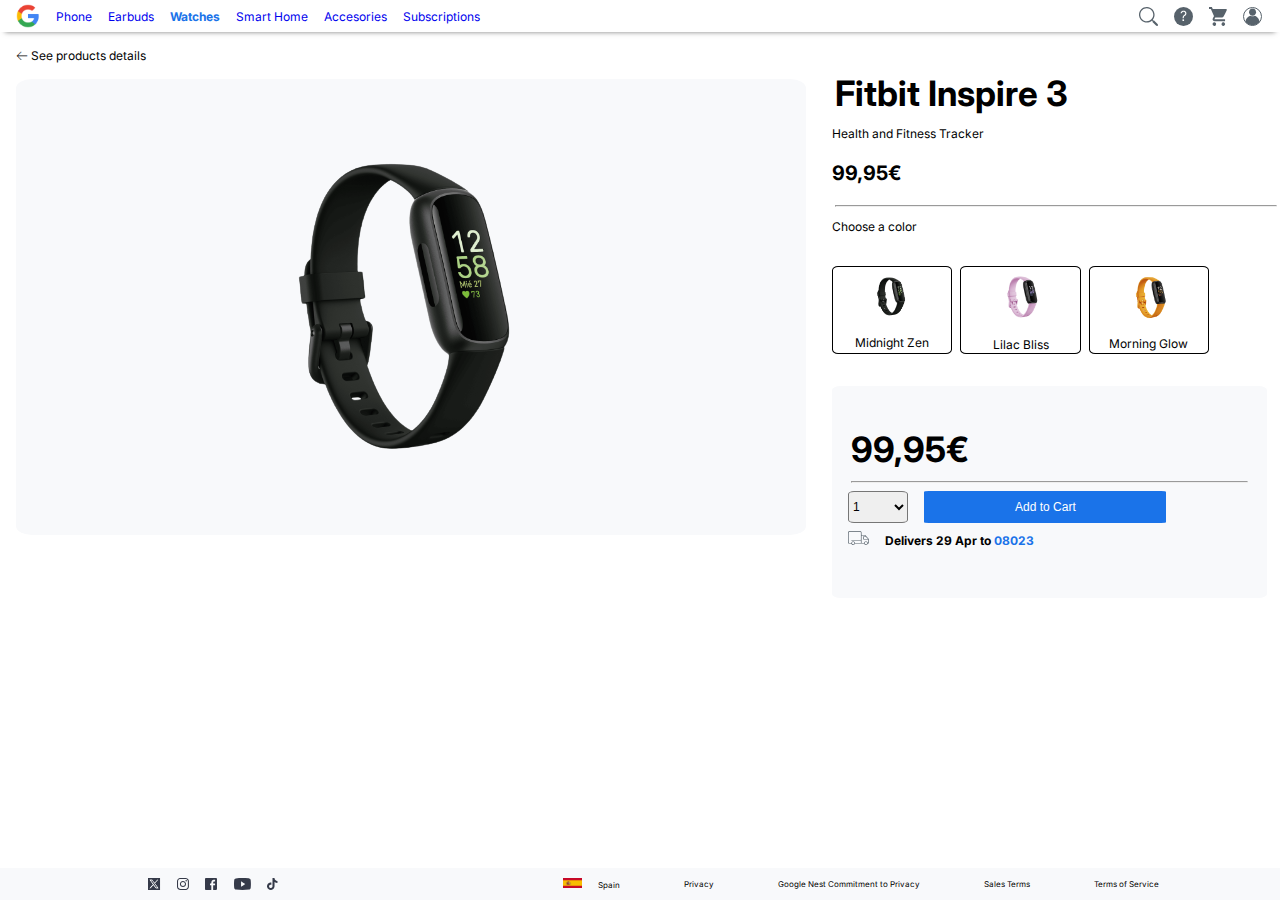
<file: index.html>
<!DOCTYPE html>
<html lang="en">

<head>
  <meta charset="UTF-8" />
  <meta name="viewport" content="width=device-width, initial-scale=1.0" />
  <link rel="icon" href="favicon.ico" type="image/x-icon">
  <link rel="preconnect" href="https://fonts.googleapis.com">
  <link rel="preconnect" href="https://fonts.gstatic.com" crossorigin>
  <link href="https://fonts.googleapis.com/css2?family=Inter:wght@100..900&display=swap" rel="stylesheet">
  <link rel="stylesheet" href="smartwatch.css">
  <title>Google Store</title>
</head>

<body>
  <header class="header text">
    <nav class="navbar-container">
      <div class="hamburger">☰</div>
      <div class="navbar">
        <img class="logo" src="./images/google-logo.png" alt="google" />
        <a href="#">Phone</a>
        <a href="earbuds.html">Earbuds</a>
        <a class="active" href="smartwatch.html">Watches</a>
        <a href="#">Smart Home</a>
        <a href="#">Accesories</a>
        <a href="#">Subscriptions</a>
      </div>
      <div class="icons">
        <img src="./icons/Search.svg">
        <img src="./icons/Help.svg">
        <img src="./icons/Cart.svg">
        <img src="./icons/Avatar.svg">
      </div>
    </nav>
  </header>
  <main>
    <section class="product">
      <p class="text"> 🡠 See products details</p>
      <div class="main-img">
        <img src="./images/smartwatch/smartwatch_black.png" alt="smartwatch_black">
      </div>
    </section>
    <section class="product-details">
      <div class="product-detail">
        <p class="titles bold">Fitbit Inspire 3</p>
        <p class="text">Health and Fitness Tracker</p>
        <p class="subtitles bold">99,95€</p>
        <hr>
      </div>
      <p class="text choose-color">Choose a color</p>
      <div class="choose-product">
        <div class="detail-container">
          <div class="smartwatch-box">
            <div class="image-container">
              <img class="small-img" src="./images/smartwatch/smartwatch_black.png" alt="smartwatch_black">
              <p class="text">Midnight Zen</p>
            </div>
          </div>
          <div class="smartwatch-box">
            <div class="image-container">
              <img class="small-img" src="./images/smartwatch/smartwatch_pink.png" alt="smartwatch_pink">
              <p class="text">Lilac Bliss</p>
            </div>
          </div>
          <div class="smartwatch-box">
            <div class="image-container">
              <img class="small-img" src="./images/smartwatch/smartwatch_yellow.png" alt="smartwatch_yellow">
              <p class="text">Morning Glow</p>
            </div>
          </div>
        </div>
        <div class="buy">
          <p class="titles bold">99,95€</p>
          <hr>
          <div class="option-container">
            <select name="select" class="text">
              <option value="value1" selected> 1</option>
              <option value="value2"> 2</option>
              <option value="value3"> 3</option>
            </select>
            <button type="submit" class="text-bold">Add to Cart</button>
          </div>
          <p class="delivery text-bold bold"><img src="./icons/Delivery.svg" alt="delivery">Delivers 29
            Apr to <span>08023</span></p>
        </div>
      </div>
    </section>
  </main>
  <footer>
    <div class="social-media">
      <img src="./icons/SM-x.svg" alt="twitter">
      <img src="./icons/SM-instagram.svg" alt="instagram">
      <img src="./icons/SM-facebook.svg" alt="facebook">
      <img src="./icons/SM-youtube.svg" alt="youtube">
      <img src="./icons/SM-tiktok.svg" alt="tiktok">
    </div>
    <div class="footer-text">
      <p><img class="flag" src="./icons/Spain.svg" alt="spain_flag">Spain</p>
      <p>Privacy</p>
      <p>Google Nest Commitment to Privacy</p>
      <p>Sales Terms</p>
      <p>Terms of Service</p>
    </div>
  </footer>
</body>

</html>
</file>
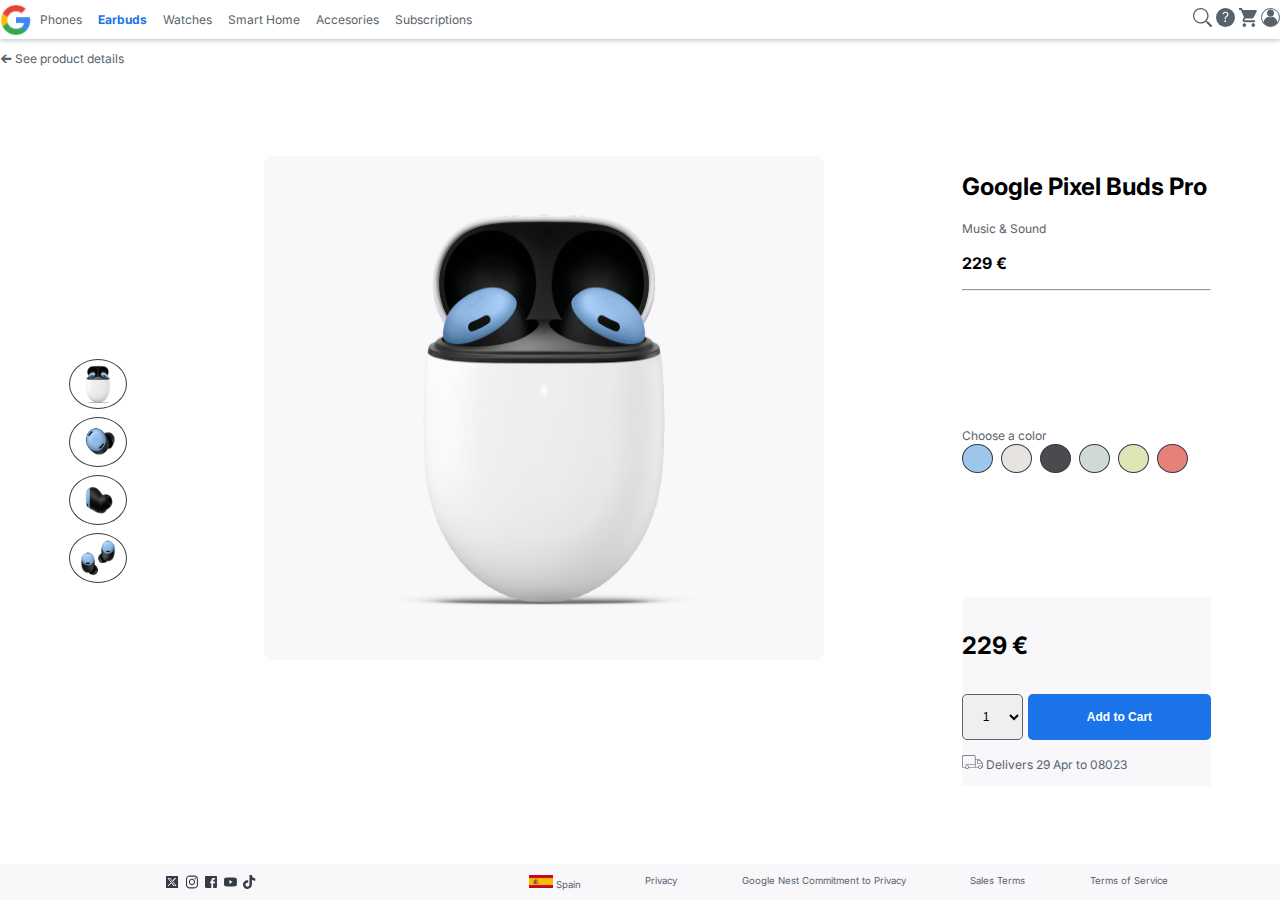
<file: earbuds.html>
<!DOCTYPE html>
<html lang="en">
  <head>
    <meta charset="UTF-8" />
    <meta name="viewport" content="width=device-width, initial-scale=1.0" />
    <title>Document</title>
    <link rel="stylesheet" href="./earbuds.css" />
  </head>
  <body>
    <header>
      <nav id="navbar" class="nav">
        <div class="nav-left">
          <img class="logo" src="./images/google-logo.png" alt="Google" />
          <ul class="nav-list">
            <li>Phones</li>
            <li class="active-item">Earbuds</li>
            <li><a class="smartwatch" href="./index.html">Watches</a></li>
            <li>Smart Home</li>
            <li>Accesories</li>
            <li>Subscriptions</li>
          </ul>
        </div>
        <div class="nav-icons">
          <img src="./icons/Search.svg" alt="Search" />
          <img src="./icons/Help.svg" alt="Help" />
          <img src="./icons/Cart.svg" alt="Cart" />
          <img src="./icons/Avatar.svg" alt="Avatar" />
        </div>
      </nav>
      <div class="header-bottom">
        <p class="details">🡨 See product details</p>
      </div>
    </header>
    <main>
      <section class="images-section">
        <div class="samples">
          <input
            id="model-earbud"
            type="image"
            src="./images/earbuds/earbuds_01.png"
          />
          <input
            id="model-earbud"
            type="image"
            src="./images/earbuds/earbuds_02.png"
          />
          <input
            id="model-earbud"
            type="image"
            src="./images/earbuds/earbuds_03.png"
          />
          <input
            id="model-earbud"
            type="image"
            src="./images/earbuds/earbuds_04.png"
          />
        </div>
      </section>
      <img class="main-banner" src="./images/earbuds/earbuds_01.png" alt="Earbuds" />
      <section class="main-aside">
        <article id="description">
          <h1>Google Pixel Buds Pro</h1>
          <span>Music & Sound</span>
          <p class="price">229 €</p>
          <hr />
        </article>
        <article id="choose">
          <span>Choose a color</span>
          <div class="colors">
            <input id="blue" type="text" />
            <input id="white" type="text" />
            <input id="black" type="text" />
            <input id="grey" type="text" />
            <input id="green" type="text" />
            <input id="orange" type="text" />
          </div>
        </article>
        <article class="delivery">
          <h2>229 €</h2>
          <div class="cart-form">
            <select name="number" id="number">
              <option value="1">1</option>
            </select>
            <button type="submit">Add to Cart</button>
          </div>
          <span
            ><img src="./icons/Delivery.svg" alt="Delivery" /> Delivers 29 Apr
            to 08023</span
          >
        </article>
      </section>
    </main>
    <footer>
      <div class="footer-icons">
        <img id="social-media" src="./icons/SM-x.svg" alt="X" />
        <img id="social-media" src="./icons/SM-instagram.svg" alt="Instagram" />
        <img id="social-media" src="./icons/SM-facebook.svg" alt="Facebook" />
        <img id="social-media" src="./icons/SM-youtube.svg" alt="YouTube" />
        <img id="social-media" src="./icons/SM-tiktok.svg" alt="TikTok" />
      </div>
      <ul class="footer-list">
        <li><img src="./icons/Spain.svg" alt="Spain" /> Spain</li>
        <li>Privacy</li>
        <li>Google Nest Commitment to Privacy</li>
        <li>Sales Terms</li>
        <li>Terms of Service</li>
      </ul>
    </footer>
  </body>
</html>
</file>
<file: smartwatch.css>
html,
body {
    position: relative;
    width: 100%;
    height: 100vh;
    margin: 0;
    font-family: "Inter",
        sans-serif;
}

:root {
    --titles: 35px;
    --subtitles: 20px;
    --text-bold: 12px;
    --text: 12px;
    --footer-text: 8px;
    --blue-color: #1A73E9;
    --background-color: #F8F9FB;
    --bold: bold;
}

.titles {
    font-size: var(--titles);
    margin: 0.2rem;
}

.subtitles {
    font-size: var(--subtitles);
}

.text {
    font-size: var(--text);
}

.text-bold {
    font-size: var(--text-bold);
}

.bold {
    font-weight: var(--bold);
}

.logo {
    height: 1.5rem;
}

.header {
    width: 100%;
    height: 2rem;
    box-shadow: 0px 5px 5px -5px rgba(0, 0, 0, 0.5);
}

.navbar-container {
    height: 2rem;
    width: 98%;
    display: grid;
    grid-template-columns: 80% 20%;
    margin: 0 0.5rem;
}

.navbar {
    display: flex;
    flex-direction: row;
    justify-content: flex-start;
    align-items: center;
    gap: 1rem;
    margin: 0 0.5rem;
}

.navbar a.active {
    color: var(--blue-color);
    font-weight: var(--bold);
    font-size: var(--text-bold);
}

a {
    text-decoration: none;
}

.icons {
    display: flex;
    justify-content: flex-end;
    align-items: center;
    gap: 1rem;
}

.hamburger {
    display: none;
}

main {
    margin: 1rem 0;
    height: 70vh;
    display: grid;
    grid-template-columns: 65% 35%;
}

.product {
    margin: 0;
}

.product p {
    margin: 0 1rem;
}

.product-detail {
    margin-top: 1.5rem;
}

.main-img {
    width: 95%;
    height: 40vh;
    background-color: var(--background-color);
    border-radius: 2%;
    margin: 1rem;
    display: flex;
    justify-content: center;
    align-items: center;
    padding: 3rem 0;
}

.detail-container {
    width: 100%;
    display: flex;
    flex-direction: row;
    flex-wrap: nowrap;
    justify-content: flex-start;
    align-items: center;
    gap: 0.5rem;
    margin: 2rem 0;
}

.small-img {
    width: 3rem;
    display: flex;
    justify-content: center;
    align-items: center;
}

hr {
    width: 98%;
}

.smartwatch-box {
    border: 1px solid black;
    border-radius: 5%;
}

.image-container {
    display: flex;
    flex-direction: column;
    align-items: center;
    padding: 0.2rem;
    height: 5rem;
    width: 7rem;
}

.buy {
    width: 90%;
    height: 20vh;
    background-color: var(--background-color);
    border-radius: 2%;
    display: flex;
    flex-direction: column;
    justify-content: center;
    padding: 1rem;
}

.option-container {
    display: flex;
    flex-wrap: nowrap;
    flex-direction: row;
    gap: 1rem;

}

select {
    width: 15%;
    border-radius: 10%;
}

button {
    width: 60%;
    height: 2rem;
    background-color: var(--blue-color);
    color: white;
    border: none;
    border-radius: 2%;
}

.delivery {
    margin-top: 0.5rem;
}

.delivery img {
    margin-right: 1rem;
}

span {
    color: var(--blue-color);
}

footer {
    display: grid;
    position: absolute;
    grid-template-rows: auto;
    grid-template-columns: 1fr 2fr;
    background-color: var(--background-color);
    margin-bottom: 0;
    padding-bottom: 0;
    bottom: 0;
    align-content: center;
    height: 2rem;
    width: 100%;
}

.social-media {
    width: 100%;
    height: 2rem;
    display: flex;
    justify-content: center;
    flex-direction: row;
    flex-wrap: nowrap;
    align-items: center;
    gap: 1rem;
}

.footer-text {
    display: flex;
    justify-content: center;
    align-items: center;
    gap: 4rem;
    height: 2rem;
    font-size: var(--footer-text);
}

.flag {
    width: 1.2rem;
    margin-inline: 1rem;
    align-items: center;
}

@media all and (min-width: 576px) and (max-width: 768px) {
    header {
        height: 10vh;
    }

    .navbar {
        width: 100%;
    }

    main {
        display: flex;
        flex-direction: column;
        height: 90vh;
        margin: 0.5rem;
    }

    .product {
        grid-area: product;
        height: 30vh;
        width: 100%;
        margin: 0;
    }

    .main-img {
        height: 30vh;
        width: 100%;
        justify-items: center;
        margin: 0;
        padding: 0;
    }

    .main-img img {
        height: 30vh;
        justify-items: center;
    }

    .product-details {
        margin-top: 1rem;
        height: 20vh;
    }

    .product-detail {
        grid-area: product-detail;
        margin: 0;
    }


    .choose-product {
        display: flex;
        flex-direction: row;
        flex-wrap: nowrap;
        width: 100%;
        height: 25%;
    }


    .choose-color {
        grid-area: choose-color;
        display: flex;
        flex-direction: row;
        width: 100%;
        margin-bottom: 1rem;
        gap: 1rem;

    }

    .detail-container {
        grid-area: detail-container;
        width: 100%;
        display: flex;
        flex-direction: row;
        flex-wrap: nowrap;
    }

    .smartwatch-box {
        height: 14vh;
        width: 4.5rem;
        display: flex;
        margin-top: 1rem;
    }

    .smartwatch-box p {
        display: flex;
        justify-content: center;
        width: 100%;
        margin: 0;
        padding: 0;
    }

    .buy {
        grid-area: buy;
        width: 100%;
        margin: 0;
        padding: 1rem;
        flex-direction: column;
        justify-content: space-between;
    }

    footer {
        width: 100%;
        height: 5vh;
        bottom: 0;
        margin: 0;
        padding: 0;
        display: grid;
        grid-template-columns: 1fr 2fr;
        align-items: center;
        justify-content: flex-start;
        gap: 0;
    }

    .social-media {
        width: 100%;

    }

    .flag {
        margin-top: -10px;
        align-items: center;
    }

    .footer-text {
        gap: 0.5rem;
        width: 100%;
        margin: 0;
    }
}

@media all and (max-width: 576px) {

    body {
        width: 100%;
        height: 120%;
        padding: 0.5rem;
    }

    .header {
        height: 5vh;
        width: 100%;
    }

    .hamburger {
        order: 3;
        align-items: center;
        display: flex;
        font-size: 30px;
        color: var(--blue-color);
    }

    .navbar-container {
        height: 5vh;
        margin: 0;
        display: flex;
        justify-content: space-between;
    }

    .navbar {
        height: 5vh;
    }

    .navbar a {
        display: none;
    }

    .logo {
        order: 1;
    }

    .icons img {
        margin-left: 35px;
    }

    main {
        width: 100%;
        display: flex;
        flex-direction: column;
        justify-items: center;
    }

    .product {
        margin: 0;
        height: 20vh;
        width: 100%;
    }

    .main-img {
        height: 20vh;
        margin: 0;
        padding: 0;
    }

    .main-img img {
        width: 30%;
        height: 20vh;
    }

    .product-details {
        height: 20vh;
    }

    .detail-container {
        height: 10vh;
        margin: 0.1rem;
        width: 100%;
    }

    .choose-product {
        height: 15vh;
        margin: 0.1rem;
    }

    .choose-color {
        margin: 0;
    }

    .smartwatch-box {
        width: 4rem;
        height: 3rem;
        text-align: center;
        display: flex;
        justify-content: center;
    }

    .smartwatch-box p {
        padding: 0;
        margin: 0;
    }

    .small-img {
        width: 30%;
    }

    .buy {
        margin-top: 1rem;
        padding: 0;
        height: 30vh;
        width: 100%;
    }

    footer {
        height: 20vh;
        width: 95%;
        margin: 0;
        bottom: 0;
        padding: 0;
        display: flex;
        flex-direction: column;
        justify-content: center;
        align-items: stretch;
    }

    .social-media{
        align-items: flex-start;
        margin: 0;
        padding: 0;
    }

    .footer-text {
        display: flex;
        flex-direction: column;
        margin:  1rem 0;
        padding: 0;
        row-gap: 0;
        order: 1;
        line-height: 0.1rem;
    }

    .footer-text p:first-child {
        display: flex;
        order: 2;
    }
}
</file>
<file: earbuds.css>
@import url("https://fonts.googleapis.com/css2?family=Inter:wght@100..900&family=Major+Mono+Display&display=swap");

body {
  background-color: #ffffff;
  font-family: Inter, sans-serif;
  display: flex;
  flex-direction: column;
  height: 100vh;
  justify-content: space-between;
  margin: 0;
}

nav {
  display: flex;
  width: 100%;
  justify-content: space-between;
  align-items: center;
  box-shadow: 0 2px 4px 0 #00000033;
}

.nav-left {
  display: flex;
  justify-content: flex-start;
  align-items: center;
}
.logo {
  height: 2rem;
  width: 2rem;
  margin-right: -1rem;
}
.nav-list {
  display: flex;
  align-items: center;
  list-style: none;
  gap: 1rem;
  font-family: Inter, sans-serif;
  font-size: 0.75rem;
  color: #57626b;
  cursor: pointer;
  margin-left: -1rem;
}

.active-item {
  color: #1a73e8;
  font-weight: bold;
  text-decoration: none;
}
.smartwatch {
  text-decoration: none;
  font-family: inherit;
  color: inherit;
}
.smartwatch:hover {
  font-weight: bold;
}
.icons {
  display: flex;
  gap: 0.8rem;
  cursor: pointer;
}

.header-bottom {
  height: 40%;
  display: flex;
  flex-direction: row;
  align-items: flex-start;
  font-size: 0.75rem;
  color: #57626b;
  cursor: pointer;
}

main {
  display: flex;
  flex-direction: row;
  flex-wrap: wrap;
  justify-content: space-around;
  height: 70%;
  width: 100%;
}

.images-section {
  display: flex;
  height: 100%;
  align-items: center;
}

.samples {
  display: flex;
  flex-direction: column;
  gap: 0.5rem;
}
#model-earbud {
  height: 3rem;
  width: 3.5rem;
  border: 1px solid #353a49;
  border-radius: 50%;
  cursor: pointer;
}
.main-banner {
  width: 35rem;
  background-color: #f8f8fa;
  height: 80%;
  border-radius: 8px;
}
.main-aside {
  display: flex;
  flex-direction: column;
  justify-content: space-between;
}
span {
  font-family: Inter, sans-serif;
  font-size: 0.75rem;
  color: #57626b;
}
h1 {
  font-size: 1.5rem;
  font-weight: bold;
}

h2,
.price {
  font-weight: bold;
}
.colors {
  cursor: pointer;
  display: flex;
  flex-direction: row;
  gap: 8px;
}
#blue,
#white,
#black,
#grey,
#green,
#orange {
  height: 25px;
  width: 25px;
  border: 1px solid #353a49;
  border-radius: 50%;
}
#blue {
  background-color: #9ec6ea;
}
#white {
  background-color: #e7e4df;
}
#black {
  background-color: #4b4b4d;
}
#grey {
  background-color: #d0d9d8;
}
#green {
  background-color: #dfe5b7;
}
#orange {
  background-color: #e58177;
}
.delivery {
  background-color: #f8f8fa;
  display: flex;
  flex-direction: column;
  justify-content: space-evenly;
  height: 30%;
}

.cart-form {
  display: flex;
  flex-direction: row;
  justify-content: flex-baseline;
  align-self: flex-start;
  justify-self: stretch;
}
select {
  border: 1px solid #57626b;
  padding: 0.3rem 1rem;
  border-radius: 5px;
  cursor: pointer;
  font-size: 0.75rem;
  text-align: center;
}
button {
  background-color: #1a73e8;
  color: white;
  border: none;
  margin-left: 5px;
  padding: 1rem 3.7rem;
  border-radius: 5px;
  cursor: pointer;
  font-size: 0.75rem;
  font-weight: bold;
  transition: background-color 0.3s;
}

footer {
  background-color: #f8f8fa;
  width: 100%;
  height: 4%;
  display: flex;
  flex-direction: row;
  justify-content: space-around;
}

.footer-icons {
  display: flex;
  justify-content: center;
  width: 25%;
  height: 100%;
  cursor: pointer;
}
#social-media {
  max-width: 4%;
  margin-left: 2%;
}
.footer-list {
  width: 60%;
  display: flex;
  flex-wrap: wrap;
  align-content: center;
  justify-content: space-evenly;
  list-style: none;
  font-family: Inter, sans-serif;
  font-size: 0.6rem;
  color: #57626b;
  cursor: pointer;
  padding: 0;
  margin: 0;
}

@media (max-width: 915px) {
  main {
    height: 80%;
    top: 20%;
  }
  .images-section {
    display: none;
  }
  .main-banner {
    width: 80%;
    height: auto;
  }
  .main-aside {
    width: 100%;
  }
  footer {
    height: 3%;
    align-items: flex-start;
  }
  .footer-list {
    height: 100%;
  }
}

@media (max-width: 431px) {
  .nav-list {
    display: none;
  }
  main {
    height: 70%;
  }
  .main-banner {
    max-height: 30%;
  }
  .cart-form {
    flex-direction: column;
  }
  #number {
    max-width: 32%;
    margin-bottom: 5px;
  }
  footer {
    height: 15%;
    flex-direction: column;
    align-items: center;
  }
  .footer-icons {
    width: 80%;
    justify-content: space-evenly;
  }
  #social-media {
    min-width: 8%;
  }
  .footer-list {
    flex-direction: column-reverse;
  }
}
</file>
